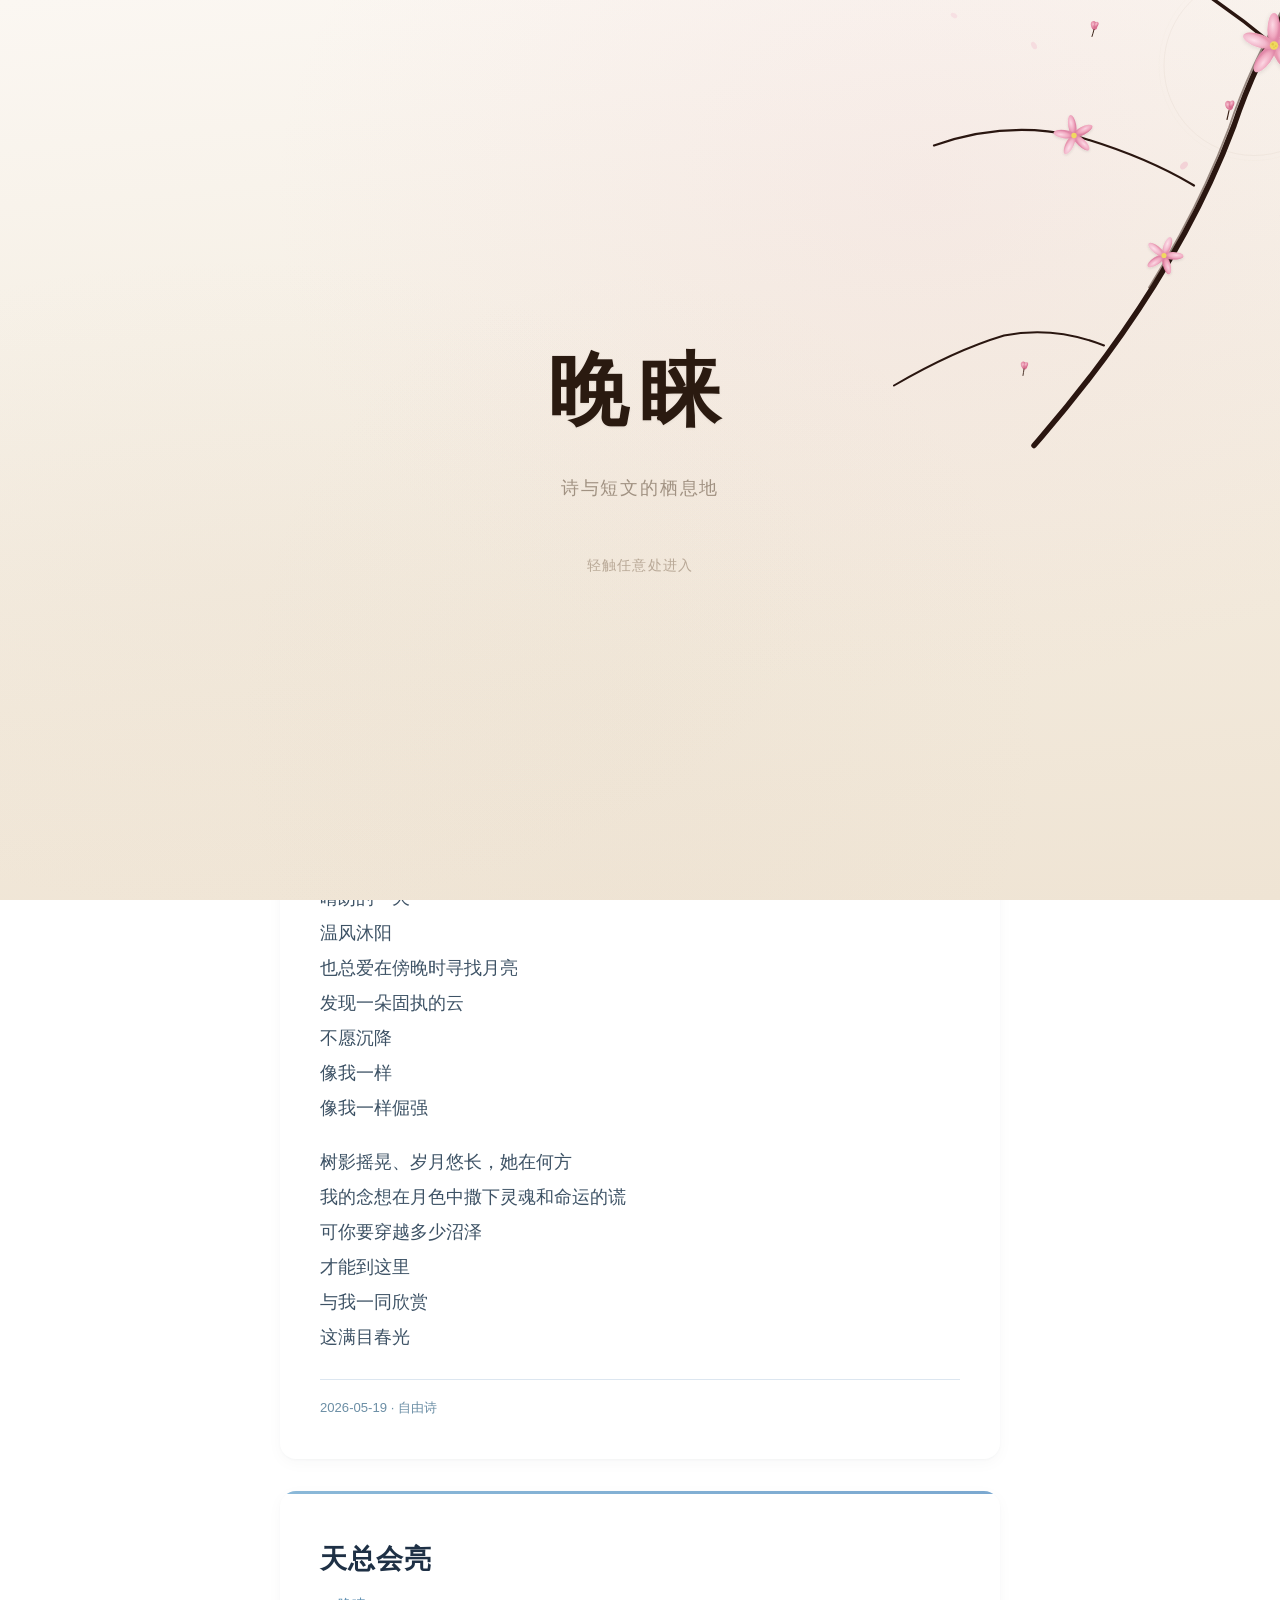
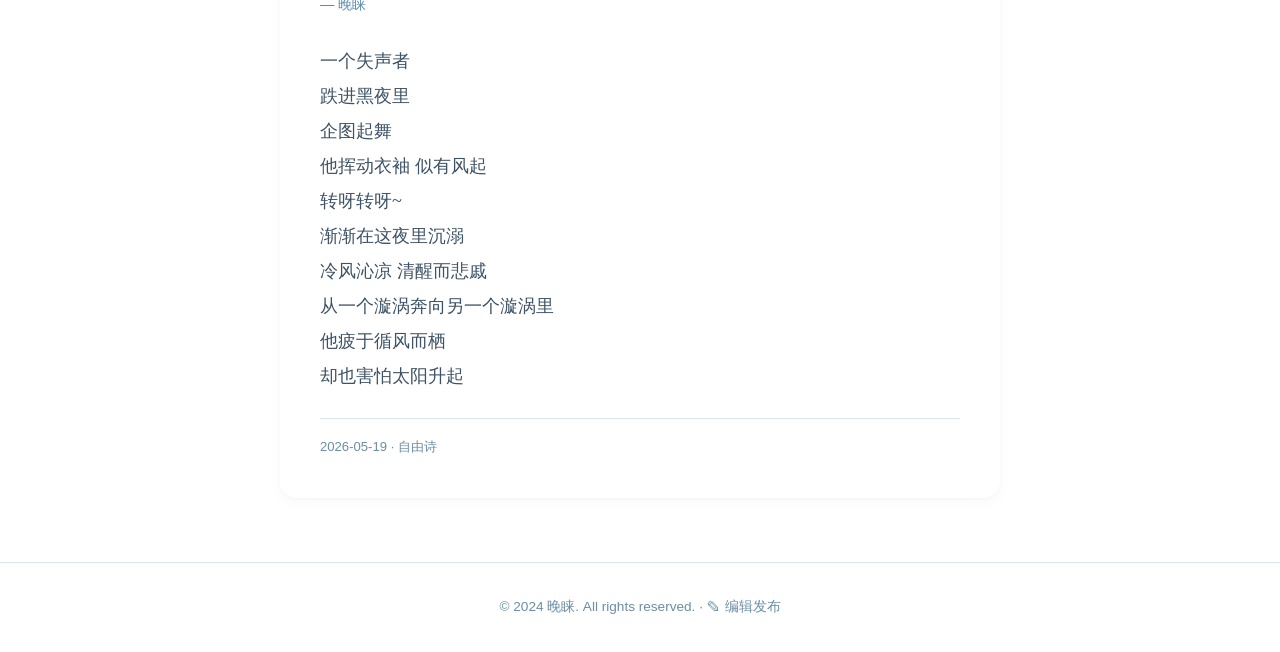
<file: index.html>
<!DOCTYPE html>
<html lang="zh-CN">
<head>
  <meta charset="UTF-8">
  <meta name="viewport" content="width=device-width, initial-scale=1.0">
  <meta http-equiv="Cache-Control" content="no-cache, no-store, must-revalidate">
  <meta http-equiv="Pragma" content="no-cache">
  <meta http-equiv="Expires" content="0">
  <title>晚睐 — 诗歌与短文集</title>
  <link rel="stylesheet" href="styles.css">
  <script src="script.js" defer></script>
</head>
<body>
  <a href="#main-content" class="skip-link">跳到内容</a>

  <div id="curtain" class="curtain">
    <div class="curtain-cover">
      <svg class="plum-branch" viewBox="0 0 600 800" preserveAspectRatio="xMidYMid slice" xmlns="http://www.w3.org/2000/svg">
        <defs>
          <radialGradient id="pg1" cx="40%" cy="35%"><stop offset="0%" stop-color="#fcd8e4"/><stop offset="70%" stop-color="#f0a8c0"/><stop offset="100%" stop-color="#e088a8"/></radialGradient>
          <radialGradient id="pg2" cx="40%" cy="35%"><stop offset="0%" stop-color="#fde0ea"/><stop offset="70%" stop-color="#f2b8cc"/><stop offset="100%" stop-color="#e898b0"/></radialGradient>
          <radialGradient id="pg3" cx="40%" cy="35%"><stop offset="0%" stop-color="#fad0e0"/><stop offset="70%" stop-color="#eea0b8"/><stop offset="100%" stop-color="#dc80a0"/></radialGradient>
          <radialGradient id="bud" cx="40%" cy="35%"><stop offset="0%" stop-color="#f8c0d0"/><stop offset="100%" stop-color="#d87090"/></radialGradient>
          <filter id="soft-shadow"><feGaussianBlur in="SourceAlpha" stdDeviation="2"/><feOffset dx="0" dy="1"/><feComponentTransfer><feFuncA type="linear" slope="0.12"/></feComponentTransfer><feMerge><feMergeNode/><feMergeNode in="SourceGraphic"/></feMerge></filter>
        </defs>

        <!-- 背景淡月 -->
        <circle cx="420" cy="200" r="90" fill="none" stroke="rgba(180,160,140,0.12)" stroke-width="0.8"/>
        <circle cx="420" cy="200" r="95" fill="none" stroke="rgba(180,160,140,0.06)" stroke-width="0.5"/>

        <!-- 主枝干 -->
        <path d="M 560,-10 Q 500,60 460,130 Q 420,200 400,260 Q 370,340 320,420 Q 270,500 200,580" stroke="#2a1610" stroke-width="5.5" fill="none" stroke-linecap="round"/>
        <!-- 枝干纹理 -->
        <path d="M 555,-5 Q 495,62 455,132 Q 415,202 395,262 Q 365,342 315,422" stroke="#3a2218" stroke-width="1.8" fill="none" stroke-linecap="round" opacity="0.5"/>

        <!-- 分支1 (向上) -->
        <path d="M 440,180 Q 380,130 310,90 Q 240,50 160,40" stroke="#2a1610" stroke-width="3.5" fill="none" stroke-linecap="round"/>

        <!-- 分支2 (细枝) -->
        <path d="M 360,320 Q 310,290 240,270 Q 170,255 100,280" stroke="#2a1610" stroke-width="2.2" fill="none" stroke-linecap="round"/>

        <!-- 分支3 -->
        <path d="M 270,480 Q 220,460 170,470 Q 120,485 60,520" stroke="#2a1610" stroke-width="2" fill="none" stroke-linecap="round"/>

        <!-- == 花朵 == -->

        <!-- 花1: 大花 (440, 180) - 分支点 -->
        <g transform="translate(440,180) scale(1.2)" filter="url(#soft-shadow)">
          <ellipse cx="0" cy="-13" rx="5.5" ry="14" fill="url(#pg1)" transform="rotate(0)"/>
          <ellipse cx="0" cy="-13" rx="5.5" ry="14" fill="url(#pg1)" transform="rotate(72)"/>
          <ellipse cx="0" cy="-13" rx="5.5" ry="14" fill="url(#pg2)" transform="rotate(144)"/>
          <ellipse cx="0" cy="-13" rx="5.5" ry="14" fill="url(#pg1)" transform="rotate(216)"/>
          <ellipse cx="0" cy="-13" rx="5.5" ry="14" fill="url(#pg2)" transform="rotate(288)"/>
          <circle cx="0" cy="0" r="3.5" fill="#f0d860"/>
          <circle cx="-1" cy="-1" r="1" fill="#d8b830" opacity="0.6"/>
          <circle cx="1.5" cy="0.5" r="0.8" fill="#d8b830" opacity="0.5"/>
          <circle cx="0" cy="1.5" r="0.7" fill="#d8b830" opacity="0.4"/>
        </g>

        <!-- 花2: (310, 90) -->
        <g transform="translate(310,90) scale(1.0)" filter="url(#soft-shadow)">
          <ellipse cx="0" cy="-12" rx="5" ry="13" fill="url(#pg2)" transform="rotate(15)"/>
          <ellipse cx="0" cy="-12" rx="5" ry="13" fill="url(#pg1)" transform="rotate(87)"/>
          <ellipse cx="0" cy="-12" rx="5" ry="13" fill="url(#pg2)" transform="rotate(159)"/>
          <ellipse cx="0" cy="-12" rx="5" ry="13" fill="url(#pg1)" transform="rotate(231)"/>
          <ellipse cx="0" cy="-12" rx="5" ry="13" fill="url(#pg2)" transform="rotate(303)"/>
          <circle cx="0" cy="0" r="3.2" fill="#f0d860"/>
          <circle cx="-0.8" cy="-0.8" r="0.9" fill="#d8b830" opacity="0.5"/>
          <circle cx="1" cy="1" r="0.7" fill="#d8b830" opacity="0.4"/>
        </g>

        <!-- 花3: (240, 270) -->
        <g transform="translate(240,270) scale(0.9)" filter="url(#soft-shadow)">
          <ellipse cx="0" cy="-11" rx="4.5" ry="12" fill="url(#pg1)" transform="rotate(-10)"/>
          <ellipse cx="0" cy="-11" rx="4.5" ry="12" fill="url(#pg3)" transform="rotate(62)"/>
          <ellipse cx="0" cy="-11" rx="4.5" ry="12" fill="url(#pg1)" transform="rotate(134)"/>
          <ellipse cx="0" cy="-11" rx="4.5" ry="12" fill="url(#pg2)" transform="rotate(206)"/>
          <ellipse cx="0" cy="-11" rx="4.5" ry="12" fill="url(#pg1)" transform="rotate(278)"/>
          <circle cx="0" cy="0" r="3" fill="#f0d860"/>
        </g>

        <!-- 花4: (160, 40) - 小 -->
        <g transform="translate(160,40) scale(0.75)" filter="url(#soft-shadow)">
          <ellipse cx="0" cy="-10" rx="4" ry="11" fill="url(#pg2)" transform="rotate(5)"/>
          <ellipse cx="0" cy="-10" rx="4" ry="11" fill="url(#pg1)" transform="rotate(77)"/>
          <ellipse cx="0" cy="-10" rx="4" ry="11" fill="url(#pg2)" transform="rotate(149)"/>
          <ellipse cx="0" cy="-10" rx="4" ry="11" fill="url(#pg3)" transform="rotate(221)"/>
          <ellipse cx="0" cy="-10" rx="4" ry="11" fill="url(#pg1)" transform="rotate(293)"/>
          <circle cx="0" cy="0" r="2.8" fill="#f0d860"/>
        </g>

        <!-- 花5: (330, 380) -->
        <g transform="translate(330,390) scale(0.85)" filter="url(#soft-shadow)">
          <ellipse cx="0" cy="-11" rx="4.5" ry="12" fill="url(#pg2)" transform="rotate(20)"/>
          <ellipse cx="0" cy="-11" rx="4.5" ry="12" fill="url(#pg1)" transform="rotate(92)"/>
          <ellipse cx="0" cy="-11" rx="4.5" ry="12" fill="url(#pg3)" transform="rotate(164)"/>
          <ellipse cx="0" cy="-11" rx="4.5" ry="12" fill="url(#pg1)" transform="rotate(236)"/>
          <ellipse cx="0" cy="-11" rx="4.5" ry="12" fill="url(#pg2)" transform="rotate(308)"/>
          <circle cx="0" cy="0" r="3" fill="#f0d860"/>
        </g>

        <!-- 花6: (500, 100) - 侧向 -->
        <g transform="translate(500,110) scale(0.8)" filter="url(#soft-shadow)">
          <ellipse cx="0" cy="-10" rx="4" ry="11" fill="url(#pg1)" transform="rotate(-20)"/>
          <ellipse cx="0" cy="-10" rx="4" ry="11" fill="url(#pg2)" transform="rotate(52)"/>
          <ellipse cx="0" cy="-10" rx="4" ry="11" fill="url(#pg1)" transform="rotate(124)"/>
          <ellipse cx="0" cy="-10" rx="4" ry="11" fill="url(#pg3)" transform="rotate(196)"/>
          <ellipse cx="0" cy="-10" rx="4" ry="11" fill="url(#pg1)" transform="rotate(268)"/>
          <circle cx="0" cy="0" r="2.5" fill="#f0d860"/>
        </g>

        <!-- == 花苞 == -->

        <!-- 苞1 -->
        <g transform="translate(395,240)">
          <ellipse cx="0" cy="0" rx="3.5" ry="5" fill="url(#bud)" transform="rotate(-30)"/>
          <ellipse cx="2" cy="-2" rx="2.5" ry="4" fill="url(#bud)" transform="rotate(20)"/>
          <path d="M 0,5 Q -1,10 -2,14" stroke="#3a2218" stroke-width="1.2" fill="none" stroke-linecap="round"/>
        </g>

        <!-- 苞2 -->
        <g transform="translate(260,160)">
          <ellipse cx="0" cy="0" rx="3" ry="4.5" fill="url(#bud)" transform="rotate(-15)"/>
          <ellipse cx="1.5" cy="-1.5" rx="2" ry="3.5" fill="url(#bud)" transform="rotate(30)"/>
          <path d="M 0,4 Q -1,8 -2,11" stroke="#3a2218" stroke-width="1" fill="none" stroke-linecap="round"/>
        </g>

        <!-- 苞3 -->
        <g transform="translate(190,500)">
          <ellipse cx="0" cy="0" rx="2.8" ry="4" fill="url(#bud)" transform="rotate(-25)"/>
          <ellipse cx="1.5" cy="-1" rx="2" ry="3.2" fill="url(#bud)" transform="rotate(25)"/>
          <path d="M 0,3.5 Q -0.5,7 -1,10" stroke="#3a2218" stroke-width="0.9" fill="none" stroke-linecap="round"/>
        </g>

        <!-- == 飘落花瓣 == -->
        <ellipse cx="350" cy="300" rx="3" ry="4.5" fill="#f0b8c8" opacity="0.5" transform="rotate(45 350 300)"/>
        <ellipse cx="200" cy="180" rx="2.5" ry="4" fill="#f2c0d0" opacity="0.4" transform="rotate(-30 200 180)"/>
        <ellipse cx="450" cy="350" rx="2.8" ry="4.2" fill="#eeb0c0" opacity="0.45" transform="rotate(70 450 350)"/>
        <ellipse cx="120" cy="150" rx="2.2" ry="3.5" fill="#f4c4d4" opacity="0.38" transform="rotate(-60 120 150)"/>
      </svg>

      <div class="curtain-center">
        <h1 class="curtain-title">晚睐</h1>
        <p class="curtain-subtitle">诗与短文的栖息地</p>
        <span class="curtain-hint">轻触任意处进入</span>
      </div>
    </div>

    <div class="curtain-petals" id="curtain-petals"></div>
  </div>

  <header class="site-header">
    <div class="header-inner">
      <a href="/" class="site-title">晚睐</a>
      <nav class="filter-nav" aria-label="分类筛选">
        <button class="filter-btn active" data-category="all">全部</button>
      </nav>
      <a href="favorites.html" class="editor-nav-link" title="我的喜欢" style="margin-left:0.2rem">📖</a>
      <a href="editor.html" class="editor-nav-link" title="编辑发布">✎</a>
    </div>
  </header>

  <section class="hero">
    <h1 class="hero-title">晚睐</h1>
    <p class="hero-subtitle">诗与短文的栖息地</p>
  </section>

  <main id="main-content">
    <div id="poems-container" class="poems-container" aria-live="polite">
      <p class="loading-text">正在加载作品…</p>
    </div>
  </main>

  <footer class="site-footer">
    <p>&copy; 2024 晚睐. All rights reserved. · <a href="editor.html" style="color:var(--color-meta);text-decoration:none;">✎ 编辑发布</a></p>
  </footer>
</body>
</html>
</file>
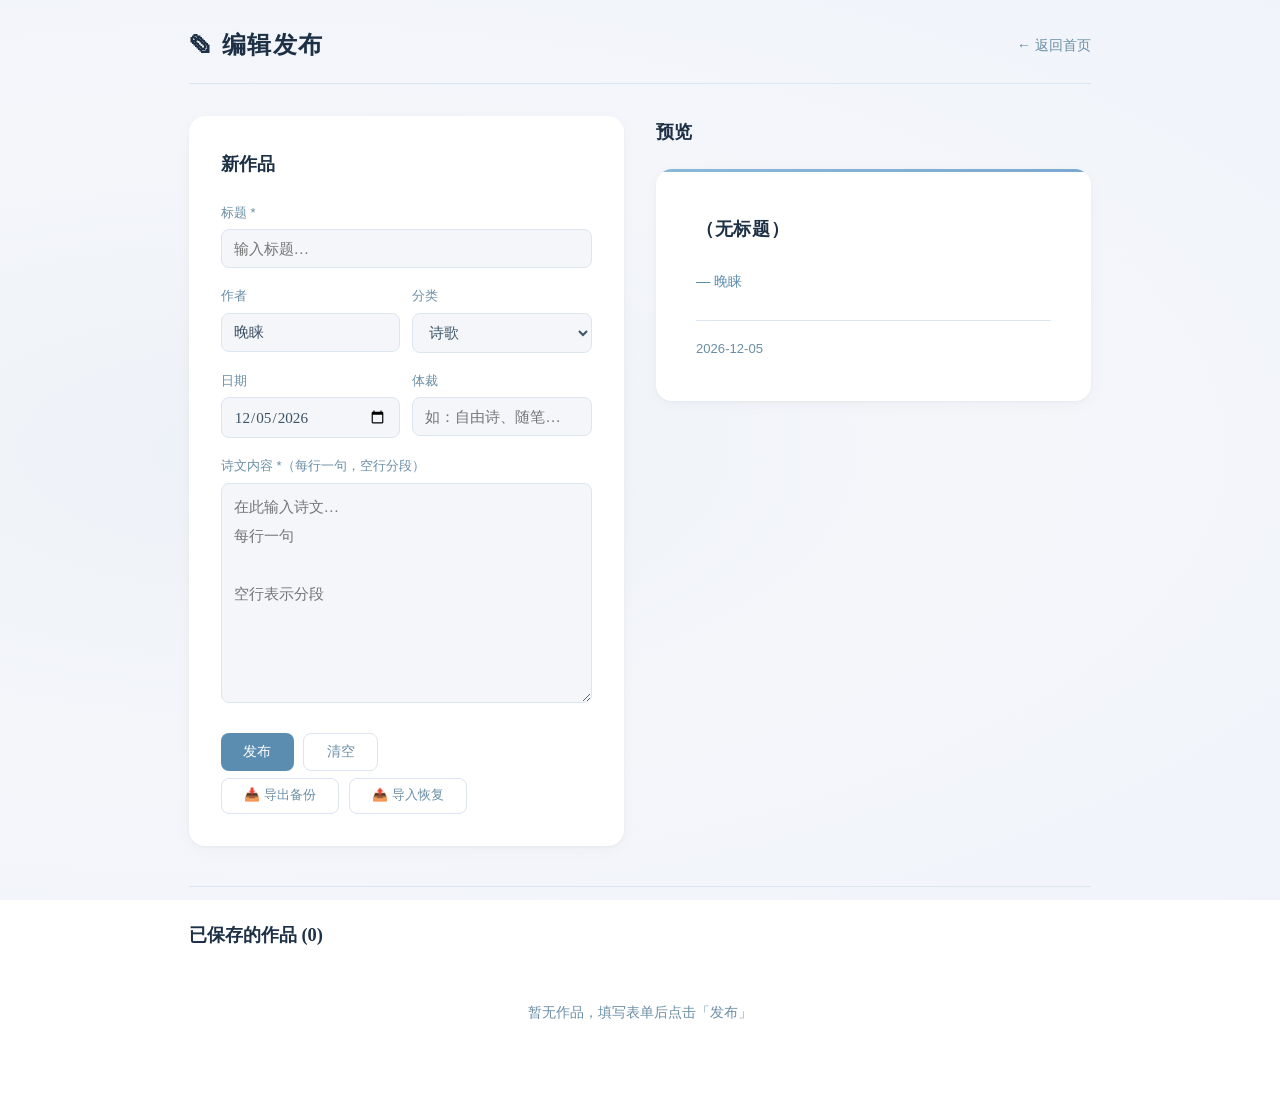
<file: editor.html>
<!DOCTYPE html>
<html lang="zh-CN">
<head>
  <meta charset="UTF-8">
  <meta name="viewport" content="width=device-width, initial-scale=1.0">
  <title>编辑发布 — 晚睐</title>
  <link rel="stylesheet" href="styles.css">
  <style>
    .editor-wrapper {
      max-width: 960px;
      margin: 0 auto;
      padding: 1.5rem 1rem 3rem;
    }

    .editor-header {
      display: flex;
      align-items: center;
      justify-content: space-between;
      margin-bottom: 2rem;
      padding-bottom: 1rem;
      border-bottom: 1px solid var(--color-border);
    }

    .editor-header .back-link {
      font-family: var(--font-ui);
      font-size: 0.9rem;
      color: var(--color-meta);
      text-decoration: none;
      transition: color 0.2s;
    }

    .editor-header .back-link:hover { color: var(--color-accent); }

    .editor-header h1 {
      font-family: var(--font-heading);
      font-size: 1.5rem;
      color: var(--color-heading);
      letter-spacing: 0.06em;
    }

    .editor-main {
      display: grid;
      grid-template-columns: 1fr 1fr;
      gap: 2rem;
      margin-bottom: 2.5rem;
    }

    @media (max-width: 700px) {
      .editor-main {
        grid-template-columns: 1fr;
      }
    }

    /* 表单 */
    .form-panel {
      background: var(--color-card);
      border-radius: var(--radius-card);
      box-shadow: var(--shadow-card);
      padding: 2rem;
    }

    .form-panel h2 {
      font-family: var(--font-heading);
      font-size: 1.15rem;
      color: var(--color-heading);
      margin-bottom: 1.2rem;
    }

    .form-group {
      margin-bottom: 1rem;
    }

    .form-row {
      display: flex;
      gap: 0.75rem;
    }

    .form-row .form-group { flex: 1; }

    .form-group label {
      display: block;
      font-family: var(--font-ui);
      font-size: 0.82rem;
      color: var(--color-meta);
      margin-bottom: 0.3rem;
    }

    .form-group input,
    .form-group select,
    .form-group textarea {
      width: 100%;
      font-family: var(--font-body);
      font-size: 0.95rem;
      padding: 0.6rem 0.75rem;
      border: 1px solid var(--color-border);
      border-radius: 8px;
      background: var(--color-bg);
      color: var(--color-body);
      transition: border-color 0.2s;
      outline: none;
    }

    .form-group input:focus,
    .form-group select:focus,
    .form-group textarea:focus {
      border-color: var(--color-accent);
      box-shadow: 0 0 0 3px rgba(91,141,176,0.12);
    }

    .form-group textarea {
      min-height: 220px;
      line-height: 1.9;
      resize: vertical;
    }

    .form-actions {
      display: flex;
      gap: 0.6rem;
      margin-top: 1.2rem;
    }

    .btn {
      font-family: var(--font-ui);
      font-size: 0.9rem;
      padding: 0.55rem 1.4rem;
      border-radius: 8px;
      border: none;
      cursor: pointer;
      transition: all 0.2s;
    }

    .btn-primary {
      background: var(--color-accent);
      color: #fff;
    }

    .btn-primary:hover { background: var(--color-accent-light); }

    .btn-outline {
      background: transparent;
      border: 1px solid var(--color-border);
      color: var(--color-meta);
    }

    .btn-outline:hover { border-color: var(--color-accent); color: var(--color-accent); }

    .btn-danger {
      background: transparent;
      border: 1px solid #dcc;
      color: #b0606c;
      font-size: 0.8rem;
      padding: 0.3rem 0.8rem;
    }

    .btn-danger:hover { background: #fdf2f2; }

    /* 预览 */
    .preview-panel h2 {
      font-family: var(--font-heading);
      font-size: 1.15rem;
      color: var(--color-heading);
      margin-bottom: 1.2rem;
    }

    #preview-card {
      min-height: 150px;
    }

    .preview-placeholder {
      text-align: center;
      color: var(--color-meta);
      font-family: var(--font-ui);
      font-size: 0.9rem;
      padding: 3rem 1rem;
      background: var(--color-bg);
      border-radius: var(--radius-card);
    }

    /* 已保存列表 */
    .saved-section {
      border-top: 1px solid var(--color-border);
      padding-top: 2rem;
    }

    .saved-section h2 {
      font-family: var(--font-heading);
      font-size: 1.15rem;
      color: var(--color-heading);
      margin-bottom: 1rem;
    }

    .saved-list { display: flex; flex-direction: column; gap: 0.75rem; }

    .saved-item {
      display: flex;
      align-items: center;
      justify-content: space-between;
      gap: 1rem;
      padding: 1rem 1.2rem;
      background: var(--color-card);
      border-radius: 10px;
      box-shadow: var(--shadow-card);
    }

    .saved-item .item-info {
      flex: 1;
      min-width: 0;
    }

    .saved-item .item-title {
      font-family: var(--font-heading);
      font-size: 1rem;
      color: var(--color-heading);
    }

    .saved-item .item-meta {
      font-family: var(--font-ui);
      font-size: 0.78rem;
      color: var(--color-meta);
      margin-top: 0.15rem;
    }

    .saved-item .item-actions {
      display: flex;
      gap: 0.4rem;
      flex-shrink: 0;
    }

    .empty-saved {
      text-align: center;
      color: var(--color-meta);
      font-family: var(--font-ui);
      font-size: 0.9rem;
      padding: 2rem;
    }

    .toast {
      position: fixed;
      bottom: 2rem;
      left: 50%;
      transform: translateX(-50%);
      background: var(--color-heading);
      color: #fff;
      font-family: var(--font-ui);
      font-size: 0.9rem;
      padding: 0.65rem 1.5rem;
      border-radius: 20px;
      z-index: 999;
      opacity: 0;
      transition: opacity 0.3s ease;
      pointer-events: none;
    }

    .toast.show { opacity: 1; }
  </style>
</head>
<body>

  <div class="editor-wrapper">
    <div class="editor-header">
      <h1>✎ 编辑发布</h1>
      <a href="index.html" class="back-link">← 返回首页</a>
    </div>

    <div class="editor-main">
      <!-- 表单 -->
      <div class="form-panel">
        <h2 id="form-title">新作品</h2>
        <div class="form-group">
          <label for="poem-title">标题 *</label>
          <input type="text" id="poem-title" placeholder="输入标题…" maxlength="60">
        </div>
        <div class="form-row">
          <div class="form-group">
            <label for="poem-author">作者</label>
            <input type="text" id="poem-author" value="晚睐" maxlength="30">
          </div>
          <div class="form-group">
            <label for="poem-category">分类</label>
            <select id="poem-category">
              <option value="poetry">诗歌</option>
              <option value="prose">散文</option>
            </select>
          </div>
        </div>
        <div class="form-row">
          <div class="form-group">
            <label for="poem-date">日期</label>
            <input type="date" id="poem-date">
          </div>
          <div class="form-group">
            <label for="poem-form">体裁</label>
            <input type="text" id="poem-form" placeholder="如：自由诗、随笔…" maxlength="20">
          </div>
        </div>
        <div class="form-group">
          <label for="poem-lines">诗文内容 *（每行一句，空行分段）</label>
          <textarea id="poem-lines" placeholder="在此输入诗文…&#10;每行一句&#10;&#10;空行表示分段"></textarea>
        </div>
        <div class="form-actions">
          <button class="btn btn-primary" id="btn-save">发布</button>
          <button class="btn btn-outline" id="btn-clear">清空</button>
        </div>
        <div class="form-actions" style="margin-top:0.4rem">
          <button class="btn btn-outline" id="btn-export" style="font-size:0.8rem;">📥 导出备份</button>
          <button class="btn btn-outline" id="btn-import" style="font-size:0.8rem;">📤 导入恢复</button>
        </div>
        <input type="file" id="import-file" accept=".json" style="display:none">
        <input type="hidden" id="edit-id" value="">
      </div>

      <!-- 预览 -->
      <div class="preview-panel">
        <h2>预览</h2>
        <div id="preview-card">
          <div class="preview-placeholder">填写标题和内容后<br>此处显示实时预览</div>
        </div>
      </div>
    </div>

    <!-- 已保存列表 -->
    <div class="saved-section">
      <h2>已保存的作品 (<span id="saved-count">0</span>)</h2>
      <div class="saved-list" id="saved-list">
        <div class="empty-saved">暂无作品，填写表单后点击「发布」</div>
      </div>
    </div>
  </div>

  <div class="toast" id="toast"></div>

  <script>
  (function () {
    'use strict';

    var STORAGE_KEY = 'user-poems';

    var titleInp = document.getElementById('poem-title');
    var authorInp = document.getElementById('poem-author');
    var categorySel = document.getElementById('poem-category');
    var dateInp = document.getElementById('poem-date');
    var formInp = document.getElementById('poem-form');
    var linesInp = document.getElementById('poem-lines');
    var editId = document.getElementById('edit-id');
    var btnSave = document.getElementById('btn-save');
    var btnClear = document.getElementById('btn-clear');
    var formTitle = document.getElementById('form-title');
    var previewCard = document.getElementById('preview-card');
    var savedList = document.getElementById('saved-list');
    var savedCount = document.getElementById('saved-count');

    /* ---- 设置今天日期 ---- */
    dateInp.value = new Date().toISOString().split('T')[0];

    /* ---- 加载已保存 ---- */
    function loadStored() {
      try {
        return JSON.parse(localStorage.getItem(STORAGE_KEY) || '[]');
      } catch (e) { return []; }
    }

    function saveStored(poems) {
      localStorage.setItem(STORAGE_KEY, JSON.stringify(poems));
    }

    /* ---- 实时预览 ---- */
    function updatePreview() {
      var poem = buildPoemFromForm();
      if (!poem.title && !poem.lines.length) {
        previewCard.innerHTML = '<div class="preview-placeholder">填写标题和内容后<br>此处显示实时预览</div>';
        return;
      }
      previewCard.innerHTML = createCardHTML(poem);
    }

    function buildPoemFromForm() {
      var rawLines = linesInp.value.split('\n');
      return {
        id: editId.value || '',
        title: titleInp.value.trim(),
        author: authorInp.value.trim() || '晚睐',
        category: categorySel.value,
        date: dateInp.value,
        form: formInp.value.trim(),
        lines: rawLines
      };
    }

    function createCardHTML(poem) {
      var h = '<article class="poem-card" style="pointer-events:none">';
      h += '<div class="card-header">';
      h += '<h2 class="card-title">' + esc(poem.title || '（无标题）') + '</h2>';
      h += '<span class="card-author">— ' + esc(poem.author) + '</span>';
      h += '</div>';
      h += '<div class="card-body">';
      poem.lines.forEach(function (line) {
        if (line === '') {
          h += '<span class="stanza-break" aria-hidden="true"></span>';
        } else {
          h += '<p>' + esc(line) + '</p>';
        }
      });
      h += '</div>';
      var parts = [];
      if (poem.date) parts.push(poem.date);
      if (poem.form) parts.push(poem.form);
      if (parts.length) {
        h += '<div class="card-meta">' + esc(parts.join(' · ')) + '</div>';
      }
      h += '</article>';
      return h;
    }

    function esc(s) {
      return String(s).replace(/&/g, '&amp;').replace(/</g, '&lt;').replace(/>/g, '&gt;');
    }

    /* ---- 保存 ---- */
    function save() {
      var poem = buildPoemFromForm();
      if (!poem.title) { toast('请输入标题'); titleInp.focus(); return; }
      var hasContent = poem.lines.some(function (l) { return l.trim() !== ''; });
      if (!hasContent) { toast('请输入诗文内容'); linesInp.focus(); return; }

      var poems = loadStored();

      if (editId.value) {
        // 编辑模式
        for (var i = 0; i < poems.length; i++) {
          if (poems[i].id === editId.value) {
            poems[i] = poem;
            break;
          }
        }
        toast('已更新');
      } else {
        // 新增
        poem.id = 'user-' + Date.now();
        poems.push(poem);
        toast('已发布');
      }

      saveStored(poems);
      clearForm();
      renderSaved();
    }

    /* ---- 清空表单 ---- */
    function clearForm() {
      titleInp.value = '';
      authorInp.value = '晚睐';
      categorySel.value = 'poetry';
      dateInp.value = new Date().toISOString().split('T')[0];
      formInp.value = '';
      linesInp.value = '';
      editId.value = '';
      formTitle.textContent = '新作品';
      btnSave.textContent = '发布';
      updatePreview();
    }

    /* ---- 编辑已有 ---- */
    function editPoem(id) {
      var poems = loadStored();
      var poem = poems.find(function (p) { return p.id === id; });
      if (!poem) return;
      titleInp.value = poem.title;
      authorInp.value = poem.author;
      categorySel.value = poem.category || 'poetry';
      dateInp.value = poem.date || '';
      formInp.value = poem.form || '';
      linesInp.value = poem.lines.join('\n');
      editId.value = poem.id;
      formTitle.textContent = '编辑作品';
      btnSave.textContent = '保存修改';
      updatePreview();
      window.scrollTo({ top: 0, behavior: 'smooth' });
    }

    /* ---- 删除 ---- */
    function deletePoem(id) {
      if (!confirm('确定删除这篇作品？')) return;
      var poems = loadStored().filter(function (p) { return p.id !== id; });
      saveStored(poems);
      if (editId.value === id) clearForm();
      renderSaved();
      toast('已删除');
    }

    /* ---- 渲染已保存列表 ---- */
    function renderSaved() {
      var poems = loadStored();
      savedCount.textContent = poems.length;

      if (poems.length === 0) {
        savedList.innerHTML = '<div class="empty-saved">暂无作品，填写表单后点击「发布」</div>';
        return;
      }

      var html = '';
      poems.slice().reverse().forEach(function (p) {
        html += '<div class="saved-item">';
        html += '<div class="item-info">';
        html += '<div class="item-title">' + esc(p.title) + '</div>';
        html += '<div class="item-meta">' + esc(p.author) + ' · ' + esc(p.category || '') + ' · ' + esc(p.date || '') + '</div>';
        html += '</div>';
        html += '<div class="item-actions">';
        html += '<button class="btn btn-outline" data-edit="' + p.id + '" style="padding:0.3rem 0.8rem;font-size:0.82rem">编辑</button>';
        html += '<button class="btn btn-danger" data-delete="' + p.id + '">删除</button>';
        html += '</div>';
        html += '</div>';
      });
      savedList.innerHTML = html;

      savedList.querySelectorAll('[data-edit]').forEach(function (btn) {
        btn.addEventListener('click', function () { editPoem(this.dataset.edit); });
      });
      savedList.querySelectorAll('[data-delete]').forEach(function (btn) {
        btn.addEventListener('click', function () { deletePoem(this.dataset.delete); });
      });
    }

    /* ---- Toast ---- */
    var toastEl = document.getElementById('toast');
    var toastTimer;
    function toast(msg) {
      toastEl.textContent = msg;
      toastEl.classList.add('show');
      clearTimeout(toastTimer);
      toastTimer = setTimeout(function () { toastEl.classList.remove('show'); }, 2000);
    }

    /* ---- 事件绑定 ---- */
    /* ---- 导出备份 ---- */
    document.getElementById('btn-export').addEventListener('click', function () {
      var items = loadStored();
      if (items.length === 0) { toast('没有可导出的内容'); return; }
      var blob = new Blob([JSON.stringify(items, null, 2)], { type: 'application/json' });
      var url = URL.createObjectURL(blob);
      var a = document.createElement('a');
      a.href = url;
      a.download = '诗词草稿-备份-' + new Date().toISOString().split('T')[0] + '.json';
      a.click();
      URL.revokeObjectURL(url);
      toast('备份已下载 (' + items.length + ' 篇)');
    });

    /* ---- 导入恢复 ---- */
    var importFile = document.getElementById('import-file');
    document.getElementById('btn-import').addEventListener('click', function () {
      importFile.click();
    });
    importFile.addEventListener('change', function () {
      var file = this.files[0];
      if (!file) return;
      var reader = new FileReader();
      reader.onload = function (e) {
        try {
          var data = JSON.parse(e.target.result);
          if (!Array.isArray(data)) throw new Error('格式错误');
          var existing = loadStored();
          var merged = existing.concat(data);
          var seen = {};
          merged = merged.filter(function (it) {
            if (seen[it.id]) return false;
            seen[it.id] = true;
            return true;
          });
          saveStored(merged);
          renderSaved();
          toast('已导入 ' + data.length + ' 篇（合并后共 ' + merged.length + ' 篇）');
        } catch (err) {
          toast('文件格式错误，请选择有效的备份文件');
        }
      };
      reader.readAsText(file);
      importFile.value = '';
    });

    btnSave.addEventListener('click', save);
    btnClear.addEventListener('click', clearForm);
    linesInp.addEventListener('input', updatePreview);
    titleInp.addEventListener('input', updatePreview);
    authorInp.addEventListener('input', updatePreview);

    /* ---- 初始 ---- */
    renderSaved();
    updatePreview();
  })();
  </script>
</body>
</html>
</file>
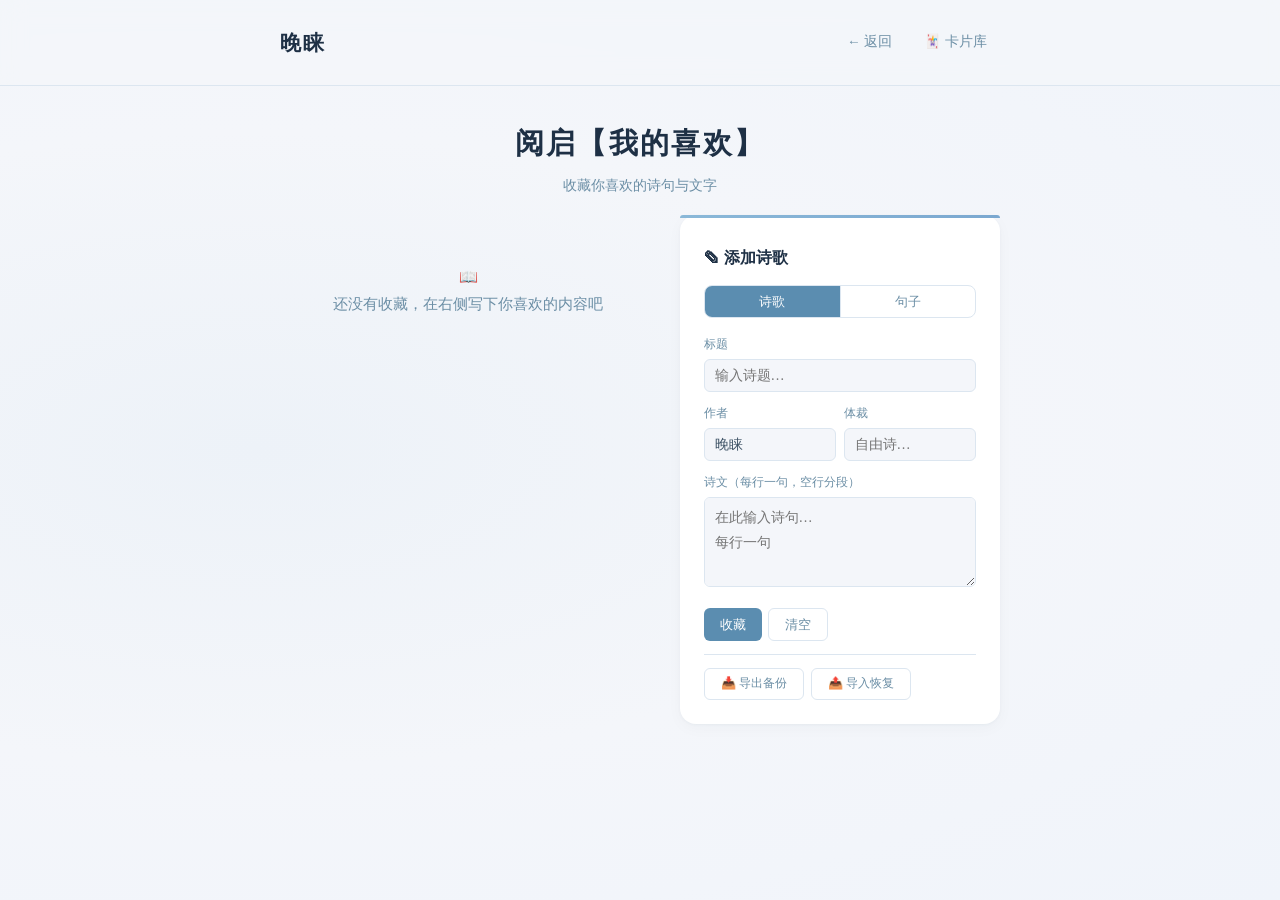
<file: favorites.html>
<!DOCTYPE html>
<html lang="zh-CN">
<head>
  <meta charset="UTF-8">
  <meta name="viewport" content="width=device-width, initial-scale=1.0">
  <title>阅启【我的喜欢】 — 晚睐</title>
  <link rel="stylesheet" href="styles.css">
  <style>
    .fav-layout {
      max-width: var(--content-max);
      margin: 0 auto;
      display: grid;
      grid-template-columns: 1fr 320px;
      gap: 1.5rem;
      align-items: start;
    }

    @media (max-width: 760px) {
      .fav-layout {
        grid-template-columns: 1fr;
      }
    }

    /* 页面标题 */
    .fav-page-title {
      font-family: var(--font-heading);
      font-size: 1.8rem;
      color: var(--color-heading);
      text-align: center;
      padding: 2rem 1rem 0.25rem;
      letter-spacing: 0.08em;
    }

    .fav-page-subtitle {
      text-align: center;
      font-family: var(--font-ui);
      font-size: 0.85rem;
      color: var(--color-meta);
      margin-bottom: 1rem;
    }

    /* 分类筛选栏 */
    .fav-filter-bar {
      max-width: var(--content-max);
      margin: 0 auto 1.5rem;
      display: flex;
      justify-content: center;
      gap: 0.4rem;
    }

    .fav-filter-btn {
      font-family: var(--font-ui);
      font-size: 0.85rem;
      padding: 0.4rem 1.2rem;
      border: 1px solid var(--color-border);
      border-radius: var(--radius-btn);
      background: transparent;
      color: var(--color-meta);
      cursor: pointer;
      transition: all 0.2s ease;
    }

    .fav-filter-btn:hover { color: var(--color-accent); border-color: var(--color-accent); }

    .fav-filter-btn.active {
      background: var(--color-accent);
      color: #fff;
      border-color: var(--color-accent);
    }

    /* 编辑小卡片 */
    .fav-editor-card {
      background: var(--color-card);
      border-radius: var(--radius-card);
      box-shadow: var(--shadow-card);
      padding: 1.5rem;
      position: sticky;
      top: 5rem;
    }

    .fav-editor-card::before {
      content: '';
      position: absolute;
      top: 0; left: 0; right: 0;
      height: 3px;
      border-radius: var(--radius-card) var(--radius-card) 0 0;
    }

    .fav-editor-card.type-poetry::before { background: var(--card-accent-gradient); }
    .fav-editor-card.type-sentence::before { background: linear-gradient(90deg, #d4a0b0, #c0a0b8, #a0b8d0); }

    .fav-editor-card h3 {
      font-family: var(--font-heading);
      font-size: 1rem;
      color: var(--color-heading);
      margin-bottom: 0.8rem;
      padding-top: 0.3rem;
    }

    /* 类型切换 */
    .type-toggle {
      display: flex;
      gap: 0;
      margin-bottom: 1rem;
      border-radius: 8px;
      overflow: hidden;
      border: 1px solid var(--color-border);
    }

    .type-toggle button {
      flex: 1;
      font-family: var(--font-ui);
      font-size: 0.82rem;
      padding: 0.4rem 0;
      border: none;
      background: transparent;
      color: var(--color-meta);
      cursor: pointer;
      transition: all 0.2s;
    }

    .type-toggle button + button { border-left: 1px solid var(--color-border); }

    .type-toggle button.active {
      background: var(--color-accent);
      color: #fff;
    }

    .fav-editor-card .form-group {
      margin-bottom: 0.65rem;
    }

    .fav-editor-card label {
      display: block;
      font-family: var(--font-ui);
      font-size: 0.76rem;
      color: var(--color-meta);
      margin-bottom: 0.2rem;
    }

    .fav-editor-card textarea,
    .fav-editor-card input {
      width: 100%;
      font-family: var(--font-body);
      font-size: 0.88rem;
      padding: 0.45rem 0.6rem;
      border: 1px solid var(--color-border);
      border-radius: 6px;
      background: var(--color-bg);
      color: var(--color-body);
      outline: none;
      transition: border-color 0.2s;
      box-sizing: border-box;
    }

    .fav-editor-card textarea:focus,
    .fav-editor-card input:focus {
      border-color: var(--color-accent);
      box-shadow: 0 0 0 3px rgba(91,141,176,0.1);
    }

    .fav-editor-card textarea {
      min-height: 90px;
      line-height: 1.8;
      resize: vertical;
    }

    .fav-editor-card .form-row {
      display: flex;
      gap: 0.5rem;
    }
    .fav-editor-card .form-row .form-group { flex: 1; }

    .fav-editor-card .btn-row {
      display: flex;
      gap: 0.4rem;
      margin-top: 0.7rem;
    }

    .btn {
      font-family: var(--font-ui);
      font-size: 0.82rem;
      padding: 0.4rem 1rem;
      border-radius: 6px;
      border: none;
      cursor: pointer;
      transition: all 0.2s;
    }

    .btn-primary { background: var(--color-accent); color: #fff; }
    .btn-primary:hover { background: var(--color-accent-light); }

    .btn-ghost {
      background: transparent;
      border: 1px solid var(--color-border);
      color: var(--color-meta);
    }
    .btn-ghost:hover { border-color: var(--color-accent); color: var(--color-accent); }

    .btn-danger {
      background: transparent;
      border: 1px solid #e0c8c8;
      color: #b0606c;
      font-size: 0.75rem;
      padding: 0.2rem 0.6rem;
    }
    .btn-danger:hover { background: #fdf4f4; }

    /* === 诗歌卡片 (与主页 poem-card 一致) === */
    .fav-poem-card {
      background: var(--color-card);
      border-radius: var(--radius-card);
      box-shadow: var(--shadow-card);
      padding: var(--card-padding);
      position: relative;
      overflow: hidden;
      transition: transform 0.25s ease, box-shadow 0.25s ease;
      margin-bottom: var(--card-gap);
    }

    .fav-poem-card::before {
      content: '';
      position: absolute;
      top: 0; left: 0; right: 0;
      height: 3px;
      background: var(--card-accent-gradient);
      border-radius: var(--radius-card) var(--radius-card) 0 0;
    }

    @media (prefers-reduced-motion: no-preference) {
      .fav-poem-card:hover {
        transform: translateY(-2px);
        box-shadow: var(--shadow-card-hover);
      }
    }

    .fav-poem-card .card-title {
      font-family: var(--font-heading);
      font-size: 1.35rem;
      font-size: clamp(1.35rem, 3vw, 1.7rem);
      color: var(--color-heading);
      font-weight: 700;
      margin-bottom: 0.15rem;
      letter-spacing: 0.04em;
    }

    .fav-poem-card .card-author {
      font-family: var(--font-ui);
      font-size: 0.9rem;
      color: var(--color-accent);
      font-weight: 500;
      margin-bottom: 1.2rem;
    }

    .fav-poem-card .card-body {
      font-family: var(--font-body);
      font-size: 1rem;
      font-size: clamp(1rem, 2vw, 1.15rem);
      line-height: 1.9;
      color: var(--color-body);
    }

    .fav-poem-card .card-body .stanza-break {
      display: block;
      margin-top: 1.2rem;
    }

    .fav-poem-card .card-meta-row {
      margin-top: 1.2rem;
      padding-top: 0.8rem;
      border-top: 1px solid var(--color-border);
      font-family: var(--font-ui);
      font-size: 0.82rem;
      color: var(--color-meta);
      display: flex;
      justify-content: space-between;
      align-items: center;
      flex-wrap: wrap;
      gap: 0.5rem;
    }

    .fav-poem-card .card-actions {
      display: flex;
      gap: 0.35rem;
    }

    /* === 句子卡片 === */
    .fav-sentence-card {
      background: var(--color-card);
      border-radius: var(--radius-card);
      box-shadow: var(--shadow-card);
      padding: var(--card-padding);
      position: relative;
      overflow: hidden;
      transition: transform 0.25s ease, box-shadow 0.25s ease;
      margin-bottom: var(--card-gap);
    }

    .fav-sentence-card::before {
      content: '';
      position: absolute;
      top: 0; left: 0; right: 0;
      height: 3px;
      background: linear-gradient(90deg, #d4a0b0, #c0a0b8, #a0b8d0);
      border-radius: var(--radius-card) var(--radius-card) 0 0;
    }

    @media (prefers-reduced-motion: no-preference) {
      .fav-sentence-card:hover {
        transform: translateY(-2px);
        box-shadow: var(--shadow-card-hover);
      }
    }

    .fav-sentence-card .quote-text {
      font-family: var(--font-body);
      font-size: 1.15rem;
      font-size: clamp(1.05rem, 2vw, 1.25rem);
      line-height: 2;
      color: var(--color-heading);
      white-space: pre-wrap;
      padding-top: 0.25rem;
    }

    .fav-sentence-card .quote-text::before { content: '「'; color: var(--color-accent-light); }
    .fav-sentence-card .quote-text::after  { content: '」'; color: var(--color-accent-light); }

    .fav-sentence-card .card-meta-row {
      margin-top: 1rem;
      padding-top: 0.8rem;
      border-top: 1px solid var(--color-border);
      font-family: var(--font-ui);
      font-size: 0.82rem;
      color: var(--color-meta);
      display: flex;
      justify-content: space-between;
      align-items: center;
      flex-wrap: wrap;
      gap: 0.5rem;
    }

    .fav-sentence-card .card-actions {
      display: flex;
      gap: 0.35rem;
    }

    /* 空状态 */
    .fav-empty {
      text-align: center;
      padding: 3rem 1rem;
      color: var(--color-meta);
      font-family: var(--font-ui);
      font-size: 0.95rem;
    }

    .toast {
      position: fixed;
      bottom: 2rem;
      left: 50%;
      transform: translateX(-50%);
      background: var(--color-heading);
      color: #fff;
      font-family: var(--font-ui);
      font-size: 0.9rem;
      padding: 0.65rem 1.5rem;
      border-radius: 20px;
      z-index: 999;
      opacity: 0;
      transition: opacity 0.3s ease;
      pointer-events: none;
    }
    .toast.show { opacity: 1; }

    @media (max-width: 760px) {
      .fav-editor-card {
        position: static;
      }

      .fav-poem-card,
      .fav-sentence-card {
        padding: 1.5rem;
        border-radius: 12px;
      }

      .fav-poem-card::before,
      .fav-sentence-card::before {
        border-radius: 12px 12px 0 0;
      }
    }
  </style>
</head>
<body>

  <header class="site-header">
    <div class="header-inner">
      <a href="/" class="site-title">晚睐</a>
      <nav class="filter-nav" aria-label="导航">
        <a href="index.html" style="font-family:var(--font-ui);font-size:0.85rem;color:var(--color-meta);text-decoration:none;padding:0.4rem 0.8rem;">← 返回</a>
        <a href="cards.html" style="font-family:var(--font-ui);font-size:0.85rem;color:var(--color-meta);text-decoration:none;padding:0.4rem 0.8rem;">🃏 卡片库</a>
      </nav>
    </div>
  </header>

  <h1 class="fav-page-title">阅启【我的喜欢】</h1>
  <p class="fav-page-subtitle" id="fav-count">收藏你喜欢的诗句与文字</p>

  <!-- 分类筛选 -->
  <div class="fav-filter-bar" id="filter-bar">
    <button class="fav-filter-btn active" data-filter="all">全部</button>
    <button class="fav-filter-btn" data-filter="poetry">诗歌</button>
    <button class="fav-filter-btn" data-filter="sentence">句子</button>
  </div>

  <main style="flex:1;padding:0 1rem 4rem;position:relative;z-index:2;">
    <div class="fav-layout">

      <!-- 左侧：收藏列表 -->
      <div class="fav-list-col" id="fav-list">
        <div class="fav-empty">📖<br>还没有收藏，在右侧写下你喜欢的内容吧</div>
      </div>

      <!-- 右侧：编辑小卡片 -->
      <div class="fav-editor-card type-poetry" id="editor-card">
        <h3 id="form-title">✎ 添加诗歌</h3>

        <!-- 类型切换 -->
        <div class="type-toggle" id="type-toggle">
          <button class="active" data-type="poetry">诗歌</button>
          <button data-type="sentence">句子</button>
        </div>

        <!-- 诗歌表单 -->
        <div id="form-poetry">
          <div class="form-group">
            <label for="poem-title">标题</label>
            <input type="text" id="poem-title" placeholder="输入诗题…" maxlength="60">
          </div>
          <div class="form-row">
            <div class="form-group">
              <label for="poem-author">作者</label>
              <input type="text" id="poem-author" value="晚睐" maxlength="30">
            </div>
            <div class="form-group">
              <label for="poem-form">体裁</label>
              <input type="text" id="poem-form-inp" placeholder="自由诗…" maxlength="20">
            </div>
          </div>
          <div class="form-group">
            <label for="poem-lines">诗文（每行一句，空行分段）</label>
            <textarea id="poem-lines" placeholder="在此输入诗句…&#10;每行一句&#10;&#10;空行表示分段"></textarea>
          </div>
        </div>

        <!-- 句子表单 -->
        <div id="form-sentence" style="display:none">
          <div class="form-group">
            <label for="sent-text">句子内容</label>
            <textarea id="sent-text" placeholder="在此写下或粘贴你喜欢的句子…"></textarea>
          </div>
          <div class="form-group">
            <label for="sent-source">出处</label>
            <input type="text" id="sent-source" placeholder="如：《某某书》· 作者名" maxlength="100">
          </div>
        </div>

        <div class="btn-row">
          <button class="btn btn-primary" id="btn-save">收藏</button>
          <button class="btn btn-ghost" id="btn-clear">清空</button>
        </div>
        <div class="btn-row" style="margin-top:0.8rem;padding-top:0.8rem;border-top:1px solid var(--color-border);">
          <button class="btn btn-ghost" id="btn-export" style="font-size:0.76rem;">📥 导出备份</button>
          <button class="btn btn-ghost" id="btn-import" style="font-size:0.76rem;">📤 导入恢复</button>
        </div>
        <input type="file" id="import-file" accept=".json" style="display:none">
        <input type="hidden" id="edit-id" value="">
        <input type="hidden" id="edit-type" value="poetry">
      </div>

    </div>
  </main>

  <div class="toast" id="toast"></div>

  <script>
  (function () {
    'use strict';

    var STORAGE_KEY = 'user-favorites';

    /* DOM refs */
    var editType = document.getElementById('edit-type');       // "poetry" | "sentence"
    var editId = document.getElementById('edit-id');
    var formTitle = document.getElementById('form-title');
    var editorCard = document.getElementById('editor-card');
    var formPoetry = document.getElementById('form-poetry');
    var formSentence = document.getElementById('form-sentence');
    var typeToggle = document.getElementById('type-toggle');
    var btnSave = document.getElementById('btn-save');
    var btnClear = document.getElementById('btn-clear');

    /* Poetry inputs */
    var pTitle = document.getElementById('poem-title');
    var pAuthor = document.getElementById('poem-author');
    var pForm = document.getElementById('poem-form-inp');
    var pLines = document.getElementById('poem-lines');

    /* Sentence inputs */
    var sText = document.getElementById('sent-text');
    var sSource = document.getElementById('sent-source');

    /* Other */
    var favList = document.getElementById('fav-list');
    var favCount = document.getElementById('fav-count');
    var filterBar = document.getElementById('filter-bar');

    var currentFilter = 'all';

    /* ---- 存储 ---- */
    function loadStored() {
      try { return JSON.parse(localStorage.getItem(STORAGE_KEY) || '[]'); }
      catch (e) { return []; }
    }

    function saveStored(items) {
      localStorage.setItem(STORAGE_KEY, JSON.stringify(items));
    }

    /* ---- 类型切换 ---- */
    function switchType(type) {
      editType.value = type;
      typeToggle.querySelectorAll('button').forEach(function (b) {
        b.classList.toggle('active', b.dataset.type === type);
      });
      if (type === 'poetry') {
        formPoetry.style.display = '';
        formSentence.style.display = 'none';
        editorCard.className = 'fav-editor-card type-poetry';
        formTitle.textContent = editId.value ? '✎ 编辑诗歌' : '✎ 添加诗歌';
      } else {
        formPoetry.style.display = 'none';
        formSentence.style.display = '';
        editorCard.className = 'fav-editor-card type-sentence';
        formTitle.textContent = editId.value ? '✎ 编辑句子' : '✎ 添加句子';
      }
    }

    typeToggle.querySelectorAll('button').forEach(function (btn) {
      btn.addEventListener('click', function () { switchType(this.dataset.type); });
    });

    /* ---- 保存 ---- */
    function save() {
      var type = editType.value;
      var item;

      if (type === 'poetry') {
        var title = pTitle.value.trim();
        if (!title) { toast('请输入诗题'); pTitle.focus(); return; }
        var rawLines = pLines.value.split('\n');
        var hasContent = rawLines.some(function (l) { return l.trim() !== ''; });
        if (!hasContent) { toast('请输入诗句'); pLines.focus(); return; }
        item = {
          type: 'poetry',
          title: title,
          author: pAuthor.value.trim() || '晚睐',
          form: pForm.value.trim(),
          lines: rawLines
        };
      } else {
        var text = sText.value.trim();
        if (!text) { toast('请输入句子内容'); sText.focus(); return; }
        item = {
          type: 'sentence',
          text: text,
          source: sSource.value.trim()
        };
      }

      var items = loadStored();
      item.date = new Date().toISOString().split('T')[0];

      if (editId.value) {
        for (var i = 0; i < items.length; i++) {
          if (items[i].id === editId.value) {
            item.id = items[i].id;
            items[i] = item;
            break;
          }
        }
        toast('已更新');
      } else {
        item.id = 'fav-' + Date.now();
        items.push(item);
        toast('已收藏');
      }

      saveStored(items);
      clearForm();
      render();
    }

    /* ---- 清空 ---- */
    function clearForm() {
      pTitle.value = '';
      pAuthor.value = '晚睐';
      pForm.value = '';
      pLines.value = '';
      sText.value = '';
      sSource.value = '';
      editId.value = '';
      editType.value = 'poetry';
      switchType('poetry');
    }

    /* ---- 编辑 ---- */
    function editItem(id) {
      var items = loadStored();
      var item = items.find(function (it) { return it.id === id; });
      if (!item) return;

      editId.value = item.id;
      editType.value = item.type;
      switchType(item.type);

      if (item.type === 'poetry') {
        pTitle.value = item.title || '';
        pAuthor.value = item.author || '晚睐';
        pForm.value = item.form || '';
        pLines.value = (item.lines || []).join('\n');
        formTitle.textContent = '✎ 编辑诗歌';
      } else {
        sText.value = item.text || '';
        sSource.value = item.source || '';
        formTitle.textContent = '✎ 编辑句子';
      }

      editorCard.scrollIntoView({ behavior: 'smooth' });
    }

    function deleteItem(id) {
      if (!confirm('确定删除这条收藏？')) return;
      var items = loadStored().filter(function (it) { return it.id !== id; });
      saveStored(items);
      if (editId.value === id) clearForm();
      render();
      toast('已删除');
    }

    /* ---- 渲染 ---- */
    function esc(s) {
      return String(s).replace(/&/g, '&amp;').replace(/</g, '&lt;').replace(/>/g, '&gt;');
    }

    function renderPoemCard(item) {
      var h = '<article class="fav-poem-card">';
      h += '<h2 class="card-title">' + esc(item.title) + '</h2>';
      h += '<span class="card-author">— ' + esc(item.author) + '</span>';
      h += '<div class="card-body">';
      item.lines.forEach(function (line) {
        if (line === '') {
          h += '<span class="stanza-break" aria-hidden="true"></span>';
        } else {
          h += '<p>' + esc(line) + '</p>';
        }
      });
      h += '</div>';
      h += '<div class="card-meta-row">';
      h += '<span>';
      var parts = [];
      if (item.date) parts.push(item.date);
      if (item.form) parts.push(item.form);
      h += esc(parts.join(' · '));
      h += '</span>';
      h += '<span class="card-actions">';
      h += '<button class="btn btn-ghost" data-edit="' + item.id + '" style="font-size:0.75rem;padding:0.2rem 0.6rem;">编辑</button>';
      h += '<button class="btn btn-danger" data-delete="' + item.id + '">删除</button>';
      h += '</span>';
      h += '</div>';
      h += '</article>';
      return h;
    }

    function renderSentenceCard(item) {
      var h = '<article class="fav-sentence-card">';
      h += '<div class="quote-text">' + esc(item.text) + '</div>';
      h += '<div class="card-meta-row">';
      h += '<span>';
      if (item.source) h += esc(item.source) + ' · ';
      h += esc(item.date);
      h += '</span>';
      h += '<span class="card-actions">';
      h += '<button class="btn btn-ghost" data-edit="' + item.id + '" style="font-size:0.75rem;padding:0.2rem 0.6rem;">编辑</button>';
      h += '<button class="btn btn-danger" data-delete="' + item.id + '">删除</button>';
      h += '</span>';
      h += '</div>';
      h += '</article>';
      return h;
    }

    function render() {
      var allItems = loadStored();
      var items = currentFilter === 'all'
        ? allItems
        : allItems.filter(function (it) { return it.type === currentFilter; });

      var totalPoetry = allItems.filter(function (it) { return it.type === 'poetry'; }).length;
      var totalSent = allItems.filter(function (it) { return it.type === 'sentence'; }).length;
      var parts = [];
      if (totalPoetry) parts.push(totalPoetry + ' 首诗歌');
      if (totalSent) parts.push(totalSent + ' 条句子');
      favCount.textContent = parts.length ? '共 ' + parts.join('，') : '收藏你喜欢的诗句与文字';

      if (allItems.length === 0) {
        favList.innerHTML = '<div class="fav-empty">📖<br>还没有收藏，在右侧写下你喜欢的内容吧</div>';
        filterBar.style.display = 'none';
        return;
      }
      filterBar.style.display = '';

      if (items.length === 0) {
        favList.innerHTML = '<div class="fav-empty">这个分类下暂无收藏</div>';
        return;
      }

      var html = '';
      items.slice().reverse().forEach(function (item) {
        html += item.type === 'poetry' ? renderPoemCard(item) : renderSentenceCard(item);
      });
      favList.innerHTML = html;

      favList.querySelectorAll('[data-edit]').forEach(function (btn) {
        btn.addEventListener('click', function () { editItem(this.dataset.edit); });
      });
      favList.querySelectorAll('[data-delete]').forEach(function (btn) {
        btn.addEventListener('click', function () { deleteItem(this.dataset.delete); });
      });
    }

    /* ---- 筛选 ---- */
    filterBar.addEventListener('click', function (e) {
      var btn = e.target.closest('.fav-filter-btn');
      if (!btn) return;
      currentFilter = btn.dataset.filter;
      filterBar.querySelectorAll('.fav-filter-btn').forEach(function (b) { b.classList.remove('active'); });
      btn.classList.add('active');
      render();
    });

    /* ---- Toast ---- */
    var toastEl = document.getElementById('toast');
    var toastTimer;
    function toast(msg) {
      toastEl.textContent = msg;
      toastEl.classList.add('show');
      clearTimeout(toastTimer);
      toastTimer = setTimeout(function () { toastEl.classList.remove('show'); }, 2000);
    }

    /* ---- 导出备份 ---- */
    document.getElementById('btn-export').addEventListener('click', function () {
      var items = loadStored();
      if (items.length === 0) { toast('没有可导出的内容'); return; }
      var blob = new Blob([JSON.stringify(items, null, 2)], { type: 'application/json' });
      var url = URL.createObjectURL(blob);
      var a = document.createElement('a');
      a.href = url;
      a.download = '我的喜欢-备份-' + new Date().toISOString().split('T')[0] + '.json';
      a.click();
      URL.revokeObjectURL(url);
      toast('备份已下载 (' + items.length + ' 条)');
    });

    /* ---- 导入恢复 ---- */
    var importFile = document.getElementById('import-file');
    document.getElementById('btn-import').addEventListener('click', function () {
      importFile.click();
    });
    importFile.addEventListener('change', function () {
      var file = this.files[0];
      if (!file) return;
      var reader = new FileReader();
      reader.onload = function (e) {
        try {
          var data = JSON.parse(e.target.result);
          if (!Array.isArray(data)) throw new Error('格式错误');
          var existing = loadStored();
          var merged = existing.concat(data);
          // 去重（按id）
          var seen = {};
          merged = merged.filter(function (it) {
            if (seen[it.id]) return false;
            seen[it.id] = true;
            return true;
          });
          saveStored(merged);
          render();
          toast('已导入 ' + data.length + ' 条（合并后共 ' + merged.length + ' 条）');
        } catch (err) {
          toast('文件格式错误，请选择有效的备份文件');
        }
      };
      reader.readAsText(file);
      importFile.value = '';
    });

    btnSave.addEventListener('click', save);
    btnClear.addEventListener('click', clearForm);

    render();
  })();
  </script>
</body>
</html>
</file>
<file: styles.css>
/* ============================================
   晚睐 — 设计系统 (浅色系)
   ============================================ */

:root {
  /* 配色 */
  --color-bg: #f4f6fa;
  --color-card: #ffffff;
  --color-accent: #5b8db0;
  --color-accent-light: #8ab8d8;
  --color-heading: #1e3045;
  --color-body: #3d5265;
  --color-meta: #6b8ea5;
  --color-border: #dce6f0;
  --color-gradient-start: #d4e2f0;
  --color-gradient-end: #d8e0f2;

  /* 卡片渐变装饰 */
  --card-accent-gradient: linear-gradient(90deg, #8ab8d8, #7ba8d0);
  --card-hover-gradient: linear-gradient(135deg, #e8f0f8 0%, #ecf2fa 100%);

  /* 字体 */
  --font-heading: Georgia, 'Noto Serif SC', 'STSong', 'SimSun', serif;
  --font-body: Charter, Georgia, 'Noto Serif SC', 'STSong', serif;
  --font-ui: -apple-system, BlinkMacSystemFont, 'Segoe UI', 'PingFang SC', 'Microsoft YaHei', sans-serif;

  /* 间距 */
  --content-max: 720px;
  --card-padding: 2.5rem;
  --card-gap: 2rem;

  /* 阴影 */
  --shadow-card: 0 1px 3px rgba(30, 48, 69, 0.04), 0 4px 16px rgba(30, 48, 69, 0.03);
  --shadow-card-hover: 0 2px 6px rgba(30, 48, 69, 0.06), 0 8px 24px rgba(30, 48, 69, 0.05);

  /* 圆角 */
  --radius-card: 16px;
  --radius-btn: 24px;
}

/* ============================================
   幕布揭晓 — 梅花封面
   ============================================ */

.curtain {
  position: fixed;
  inset: 0;
  z-index: 1000;
  cursor: pointer;
  overflow: hidden;
}

.curtain-cover {
  position: fixed;
  inset: 0;
  z-index: 1001;
  display: flex;
  align-items: center;
  justify-content: center;
  background:
    radial-gradient(ellipse at 72% 22%, rgba(235,185,200,0.14) 0%, transparent 50%),
    radial-gradient(ellipse at 18% 65%, rgba(215,195,175,0.08) 0%, transparent 40%),
    radial-gradient(ellipse at 50% 80%, rgba(210,190,170,0.06) 0%, transparent 45%),
    linear-gradient(175deg, #fbf7f2 0%, #f6f0e6 35%, #f2e9db 70%, #efe4d4 100%);
  transition: transform 0.8s cubic-bezier(0.7, 0, 0.25, 1);
}

/* 宣纸纹理 */
.curtain-cover::before {
  content: '';
  position: absolute;
  inset: 0;
  z-index: 0;
  opacity: 0.25;
  background-image:
    radial-gradient(circle at 20% 30%, rgba(180,160,140,0.08) 0.5px, transparent 0.5px),
    radial-gradient(circle at 60% 70%, rgba(160,140,120,0.06) 0.4px, transparent 0.4px),
    radial-gradient(circle at 80% 20%, rgba(180,160,140,0.07) 0.6px, transparent 0.6px),
    radial-gradient(circle at 40% 55%, rgba(170,150,130,0.05) 0.5px, transparent 0.5px);
  background-size: 120px 100px, 150px 130px, 100px 80px, 140px 110px;
  background-position: 0 0, 30px 20px, 10px 40px, 50px 10px;
  pointer-events: none;
}

.curtain.open .curtain-cover {
  transform: translateY(-100%);
}

/* 梅花 SVG */
.plum-branch {
  position: fixed;
  top: -8%;
  right: -12%;
  width: 75%;
  height: 75%;
  max-width: 600px;
  z-index: 1002;
  pointer-events: none;
  transition: transform 0.8s cubic-bezier(0.7, 0, 0.25, 1), opacity 0.6s ease;
}

.curtain.open .plum-branch {
  transform: translateY(-50px);
  opacity: 0;
}

/* 中心文字 */
.curtain-center {
  position: relative;
  z-index: 1003;
  text-align: center;
  pointer-events: none;
  transition: opacity 0.5s ease, transform 0.5s ease;
}

.curtain.open .curtain-center {
  opacity: 0;
  transform: translateY(-25px);
}

.curtain-title {
  font-family: var(--font-heading);
  font-size: 3.5rem;
  font-size: clamp(3rem, 8vw, 5rem);
  color: #2a1a10;
  font-weight: 700;
  letter-spacing: 0.15em;
  margin-bottom: 0.6rem;
  text-shadow: 0 1px 3px rgba(0,0,0,0.06);
}

.curtain-subtitle {
  font-family: var(--font-ui);
  font-size: 0.9rem;
  font-size: clamp(0.9rem, 2vw, 1.1rem);
  color: rgba(80,60,40,0.5);
  letter-spacing: 0.1em;
  margin-bottom: 2.8rem;
}

.curtain-hint {
  font-family: var(--font-ui);
  font-size: 0.85rem;
  color: rgba(100,75,50,0.4);
  letter-spacing: 0.08em;
  animation: hint-pulse 2.5s ease-in-out infinite;
}

@keyframes hint-pulse {
  0%, 100% { opacity: 0.3; }
  50% { opacity: 0.8; }
}

/* 落花容器 */
.curtain-petals {
  position: fixed;
  inset: 0;
  z-index: 1004;
  pointer-events: none;
  overflow: hidden;
}

.petal {
  position: absolute;
  top: -20px;
  width: 12px;
  height: 14px;
  border-radius: 50% 0 50% 50%;
  background: var(--petal-color, #eab8c8);
  opacity: 0;
  animation: petal-fall linear infinite;
}

@keyframes petal-fall {
  0% {
    transform: translateY(0) translateX(0) rotate(0deg);
    opacity: 0;
  }
  6% {
    opacity: 0.7;
  }
  55% {
    opacity: 0.45;
  }
  100% {
    transform: translateY(108vh) translateX(var(--drift, 50px)) rotate(var(--spin, 400deg));
    opacity: 0;
  }
}

/* 移动端幕布调整 */
@media (max-width: 640px) {
  .plum-branch {
    top: -5%;
    right: -20%;
    width: 90%;
    height: 55%;
  }

  .curtain-title {
    letter-spacing: 0.1em;
  }

  .curtain-subtitle {
    margin-bottom: 2rem;
  }

  .petal {
    width: 10px;
    height: 12px;
  }
}

/* ============================================
   基础重置
   ============================================ */

*,
*::before,
*::after {
  box-sizing: border-box;
  margin: 0;
  padding: 0;
}

html {
  scroll-behavior: smooth;
  -webkit-font-smoothing: antialiased;
  -moz-osx-font-smoothing: grayscale;
}

body {
  font-family: var(--font-body);
  font-size: 1.1rem;
  line-height: 1.8;
  color: var(--color-body);
  background:
    radial-gradient(ellipse at 20% 50%, #edf2f8 0%, var(--color-bg) 50%, #f0f4fa 100%);
  background-attachment: fixed;
  min-height: 100vh;
  display: flex;
  flex-direction: column;
}

::selection {
  background: var(--color-gradient-start);
  color: var(--color-heading);
}

/* ============================================
   跳过链接 (无障碍)
   ============================================ */

.skip-link {
  position: absolute;
  top: -100px;
  left: 1rem;
  background: var(--color-heading);
  color: #fff;
  padding: 0.5rem 1rem;
  border-radius: 0 0 4px 4px;
  z-index: 100;
  font-family: var(--font-ui);
  font-size: 0.9rem;
  text-decoration: none;
}

.skip-link:focus {
  top: 0;
}

/* ============================================
   导航栏
   ============================================ */

.site-header {
  padding: 1.5rem 1rem;
  position: sticky;
  top: 0;
  z-index: 10;
  background: rgba(244, 246, 250, 0.85);
  backdrop-filter: blur(12px);
  -webkit-backdrop-filter: blur(12px);
  border-bottom: 1px solid var(--color-border);
}

.header-inner {
  max-width: var(--content-max);
  margin: 0 auto;
  display: flex;
  align-items: center;
  justify-content: space-between;
  flex-wrap: wrap;
  gap: 0.75rem;
}

.site-title {
  font-family: var(--font-heading);
  font-size: 1.3rem;
  font-weight: 700;
  color: var(--color-heading);
  text-decoration: none;
  letter-spacing: 0.08em;
}

.filter-nav {
  display: flex;
  gap: 0.4rem;
  flex-wrap: wrap;
}

.filter-btn {
  font-family: var(--font-ui);
  font-size: 0.85rem;
  padding: 0.4rem 1rem;
  border: 1px solid var(--color-border);
  border-radius: var(--radius-btn);
  background: transparent;
  color: var(--color-meta);
  cursor: pointer;
  transition: all 0.2s ease;
}

.filter-btn:hover {
  color: var(--color-accent);
  border-color: var(--color-accent);
}

.filter-btn.active {
  background: var(--color-accent);
  color: #fff;
  border-color: var(--color-accent);
}

/* 编辑入口 */
.editor-nav-link {
  font-family: var(--font-ui);
  font-size: 1.05rem;
  color: var(--color-meta);
  text-decoration: none;
  padding: 0.2rem 0.5rem;
  border-radius: 6px;
  transition: color 0.2s, background 0.2s;
}

.editor-nav-link:hover {
  color: var(--color-accent);
  background: rgba(91,141,176,0.08);
}

/* ============================================
   英雄区
   ============================================ */

.hero {
  text-align: center;
  padding: 4rem 1rem 2rem;
}

.hero-title {
  font-family: var(--font-heading);
  font-size: 2.5rem;
  font-size: clamp(2.5rem, 6vw, 3.8rem);
  color: var(--color-heading);
  font-weight: 700;
  letter-spacing: 0.12em;
  margin-bottom: 0.75rem;
}

.hero-subtitle {
  font-family: var(--font-ui);
  font-size: 1.05rem;
  color: var(--color-meta);
  font-weight: 400;
  letter-spacing: 0.04em;
}

/* ============================================
   主内容区
   ============================================ */

main {
  flex: 1;
  padding: 0 1rem 4rem;
  position: relative;
  z-index: 2;
}

.poems-container {
  max-width: var(--content-max);
  margin: 0 auto;
  display: flex;
  flex-direction: column;
  gap: var(--card-gap);
}

/* gap fallback for older browsers */
.poem-card + .poem-card {
  margin-top: var(--card-gap);
}

@supports (gap: 1px) {
  .poem-card + .poem-card {
    margin-top: 0;
  }
}

.loading-text,
.error-text,
.empty-text {
  text-align: center;
  color: var(--color-meta);
  font-family: var(--font-ui);
  padding: 3rem 1rem;
}

.error-text {
  color: #b0606c;
}

/* ============================================
   诗歌卡片
   ============================================ */

.poem-card {
  background: var(--color-card);
  border-radius: var(--radius-card);
  box-shadow: var(--shadow-card);
  padding: var(--card-padding);
  position: relative;
  overflow: hidden;
  transition: transform 0.25s ease, box-shadow 0.25s ease;
}

.poem-card::before {
  content: '';
  position: absolute;
  top: 0;
  left: 0;
  right: 0;
  height: 3px;
  background: var(--card-accent-gradient);
  border-radius: var(--radius-card) var(--radius-card) 0 0;
}

@media (prefers-reduced-motion: no-preference) {
  .poem-card:hover {
    transform: translateY(-2px);
    box-shadow: var(--shadow-card-hover);
  }
}

.card-header {
  margin-bottom: 1.5rem;
  padding-top: 0.25rem;
}

.card-title {
  font-family: var(--font-heading);
  font-size: 1.35rem;
  font-size: clamp(1.35rem, 3vw, 1.7rem);
  color: var(--color-heading);
  font-weight: 700;
  margin-bottom: 0.25rem;
  letter-spacing: 0.04em;
}

.card-author {
  font-family: var(--font-ui);
  font-size: 0.9rem;
  color: var(--color-accent);
  font-weight: 500;
}

.card-body {
  font-family: var(--font-body);
  font-size: 1rem;
  font-size: clamp(1rem, 2vw, 1.15rem);
  line-height: 1.9;
  color: var(--color-body);
  overflow-wrap: break-word;
  word-break: break-word;
}

.stanza-break {
  display: block;
  margin-top: 1.2rem;
}

.card-meta {
  margin-top: 1.5rem;
  padding-top: 1rem;
  border-top: 1px solid var(--color-border);
  font-family: var(--font-ui);
  font-size: 0.82rem;
  color: var(--color-meta);
  display: flex;
  gap: 1rem;
  flex-wrap: wrap;
}

/* ============================================
   页脚
   ============================================ */

.site-footer {
  text-align: center;
  padding: 2rem 1rem;
  font-family: var(--font-ui);
  font-size: 0.85rem;
  color: var(--color-meta);
  border-top: 1px solid var(--color-border);
}

/* ============================================
   枫叶飘落特效
   ============================================ */

#leaves-container {
  position: fixed;
  top: 0;
  left: 0;
  width: 100%;
  height: 100%;
  pointer-events: none;
  z-index: 1;
  overflow: hidden;
}

.leaf {
  position: absolute;
  top: -60px;
  font-size: 1.2rem;
  opacity: 0.25;
  animation: leaf-fall linear infinite;
}

@keyframes leaf-fall {
  0% {
    transform: translateY(0) translateX(0) rotate(0deg);
    opacity: 0;
  }
  5% {
    opacity: 0.3;
  }
  50% {
    opacity: 0.22;
    transform: translateY(50vh) translateX(40px) rotate(120deg);
  }
  90% {
    opacity: 0.12;
  }
  100% {
    transform: translateY(105vh) translateX(-20px) rotate(280deg);
    opacity: 0;
  }
}

.leaf.sm { font-size: 0.9rem; }
.leaf.md { font-size: 1.3rem; }
.leaf.lg { font-size: 1.7rem; }

@media (max-width: 640px) {
  .leaf { font-size: 1rem; }
  .leaf.sm { font-size: 0.75rem; }
  .leaf.md { font-size: 1.05rem; }
  .leaf.lg { font-size: 1.3rem; }
}

@media (prefers-reduced-motion) {
  #leaves-container { display: none; }
}

/* ============================================
   工具类
   ============================================ */

.hidden {
  display: none;
}

/* ============================================
   响应式
   ============================================ */

@media (max-width: 640px) {
  :root {
    --card-padding: 1.5rem;
    --card-gap: 1.25rem;
  }

  .header-inner {
    flex-direction: column;
    align-items: flex-start;
  }

  .hero {
    padding: 2.5rem 1rem 1.5rem;
  }

  .poem-card {
    border-radius: 12px;
  }

  .poem-card::before {
    border-radius: 12px 12px 0 0;
  }

  .card-body {
    line-height: 1.85;
  }

  main {
    padding-bottom: 2.5rem;
  }
}

@media (max-width: 400px) {
  .filter-nav {
    flex-direction: column;
    width: 100%;
  }

  .filter-btn {
    text-align: center;
  }
}

/* ============================================
   打印样式
   ============================================ */

@media print {
  .site-header,
  .filter-nav,
  .skip-link,
  .site-footer {
    display: none;
  }

  body {
    background: #fff;
    color: #000;
  }

  .poem-card {
    box-shadow: none;
    border: 1px solid #ddd;
    break-inside: avoid;
    page-break-inside: avoid;
  }

  .poem-card::before {
    background: #999;
  }
}
</file>
